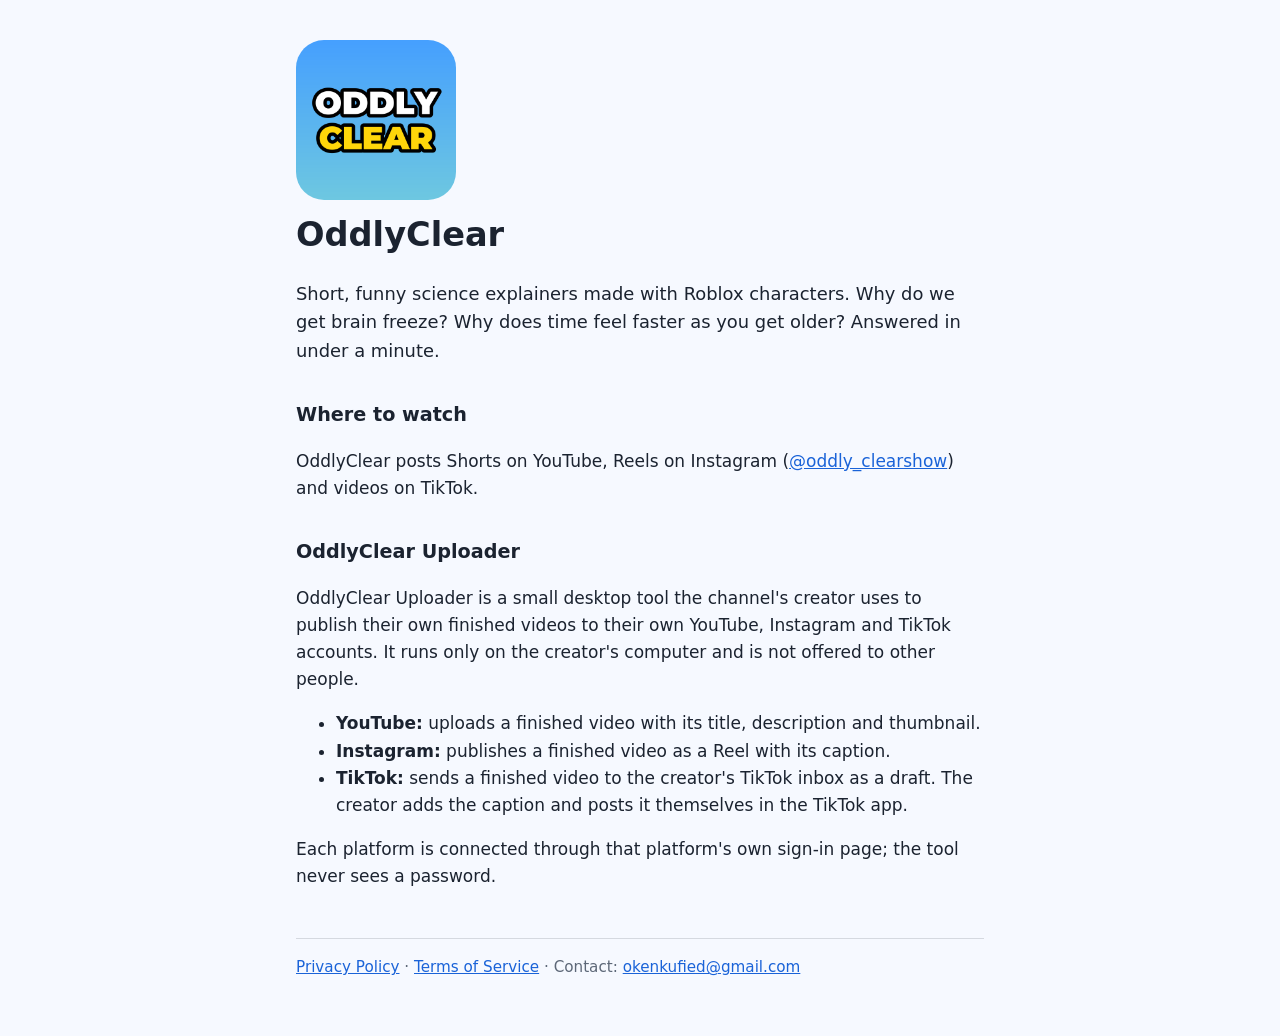
<file: index.html>
<!doctype html>
<html lang="en">
<head>
<meta charset="utf-8">
<meta name="viewport" content="width=device-width, initial-scale=1">
<title>OddlyClear</title>
<link rel="icon" href="icon-1024.png">
<link rel="stylesheet" href="style.css">
</head>
<body>
<main>
  <img class="logo" src="icon-1024.png" alt="OddlyClear logo" width="160" height="160">
  <h1>OddlyClear</h1>
  <p class="lead">Short, funny science explainers made with Roblox characters. Why do we get brain freeze? Why does time
  feel faster as you get older? Answered in under a minute.</p>

  <h2>Where to watch</h2>
  <p>OddlyClear posts Shorts on YouTube, Reels on Instagram (<a href="https://www.instagram.com/oddly_clearshow/">@oddly_clearshow</a>) and videos on TikTok.</p>

  <h2>OddlyClear Uploader</h2>
  <p>OddlyClear Uploader is a small desktop tool the channel's creator uses to publish their own finished videos to their own
  YouTube, Instagram and TikTok accounts. It runs only on the creator's computer and is not offered to other people.</p>
  <ul>
    <li><strong>YouTube:</strong> uploads a finished video with its title, description and thumbnail.</li>
    <li><strong>Instagram:</strong> publishes a finished video as a Reel with its caption.</li>
    <li><strong>TikTok:</strong> sends a finished video to the creator's TikTok inbox as a draft. The creator adds the caption
    and posts it themselves in the TikTok app.</li>
  </ul>
  <p>Each platform is connected through that platform's own sign-in page; the tool never sees a password.</p>

  <footer>
    <a href="privacy.html">Privacy Policy</a> · <a href="terms.html">Terms of Service</a> ·
    Contact: <a href="mailto:okenkufied@gmail.com">okenkufied@gmail.com</a>
  </footer>
</main>
</body>
</html>
</file>
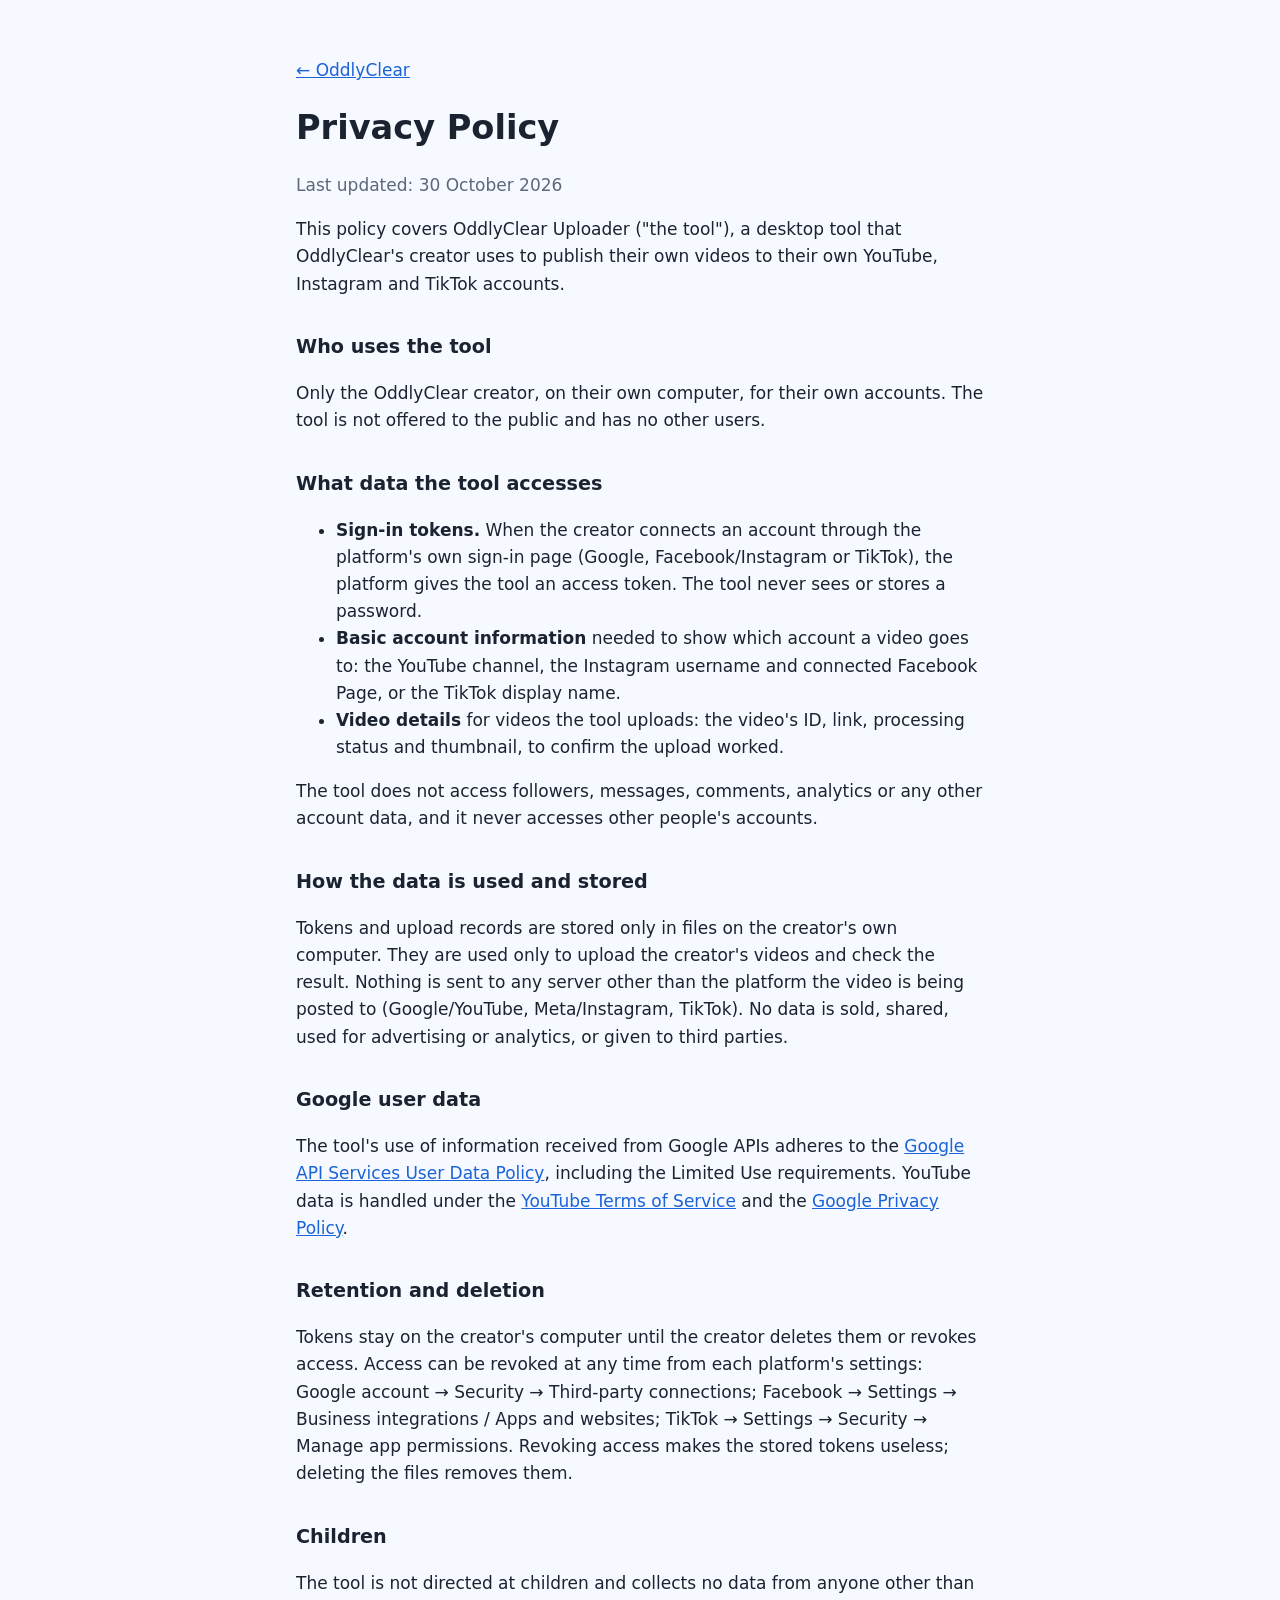
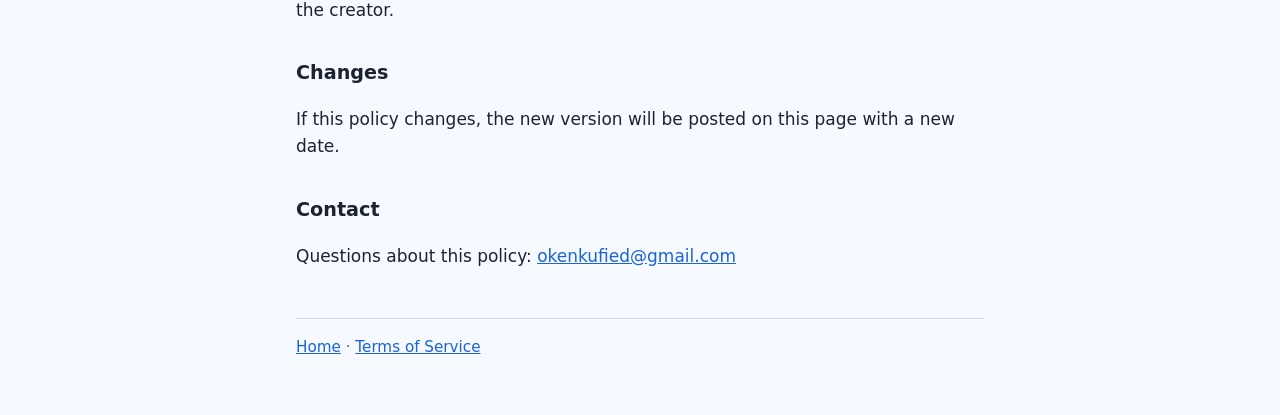
<file: privacy.html>
<!doctype html>
<html lang="en">
<head>
<meta charset="utf-8">
<meta name="viewport" content="width=device-width, initial-scale=1">
<title>Privacy Policy · OddlyClear</title>
<link rel="icon" href="icon-1024.png">
<link rel="stylesheet" href="style.css">
</head>
<body>
<main>
  <p><a href="index.html">← OddlyClear</a></p>
  <h1>Privacy Policy</h1>
  <p class="muted">Last updated: 30 October 2026</p>

  <p>This policy covers OddlyClear Uploader ("the tool"), a desktop tool that OddlyClear's creator uses to publish their own
  videos to their own YouTube, Instagram and TikTok accounts.</p>

  <h2>Who uses the tool</h2>
  <p>Only the OddlyClear creator, on their own computer, for their own accounts. The tool is not offered to the public and
  has no other users.</p>

  <h2>What data the tool accesses</h2>
  <ul>
    <li><strong>Sign-in tokens.</strong> When the creator connects an account through the platform's own sign-in page
    (Google, Facebook/Instagram or TikTok), the platform gives the tool an access token. The tool never sees or stores a
    password.</li>
    <li><strong>Basic account information</strong> needed to show which account a video goes to: the YouTube channel, the
    Instagram username and connected Facebook Page, or the TikTok display name.</li>
    <li><strong>Video details</strong> for videos the tool uploads: the video's ID, link, processing status and thumbnail,
    to confirm the upload worked.</li>
  </ul>
  <p>The tool does not access followers, messages, comments, analytics or any other account data, and it never accesses
  other people's accounts.</p>

  <h2>How the data is used and stored</h2>
  <p>Tokens and upload records are stored only in files on the creator's own computer. They are used only to upload the
  creator's videos and check the result. Nothing is sent to any server other than the platform the video is being
  posted to (Google/YouTube, Meta/Instagram, TikTok). No data is sold, shared, used for advertising or analytics, or
  given to third parties.</p>

  <h2>Google user data</h2>
  <p>The tool's use of information received from Google APIs adheres to the
  <a href="https://developers.google.com/terms/api-services-user-data-policy">Google API Services User Data Policy</a>,
  including the Limited Use requirements. YouTube data is handled under the
  <a href="https://www.youtube.com/t/terms">YouTube Terms of Service</a> and the
  <a href="https://policies.google.com/privacy">Google Privacy Policy</a>.</p>

  <h2>Retention and deletion</h2>
  <p>Tokens stay on the creator's computer until the creator deletes them or revokes access. Access can be revoked at any
  time from each platform's settings: Google account → Security → Third-party connections; Facebook → Settings → Business
  integrations / Apps and websites; TikTok → Settings → Security → Manage app permissions. Revoking access makes the
  stored tokens useless; deleting the files removes them.</p>

  <h2>Children</h2>
  <p>The tool is not directed at children and collects no data from anyone other than the creator.</p>

  <h2>Changes</h2>
  <p>If this policy changes, the new version will be posted on this page with a new date.</p>

  <h2>Contact</h2>
  <p>Questions about this policy: <a href="mailto:okenkufied@gmail.com">okenkufied@gmail.com</a></p>

  <footer><a href="index.html">Home</a> · <a href="terms.html">Terms of Service</a></footer>
</main>
</body>
</html>
</file>
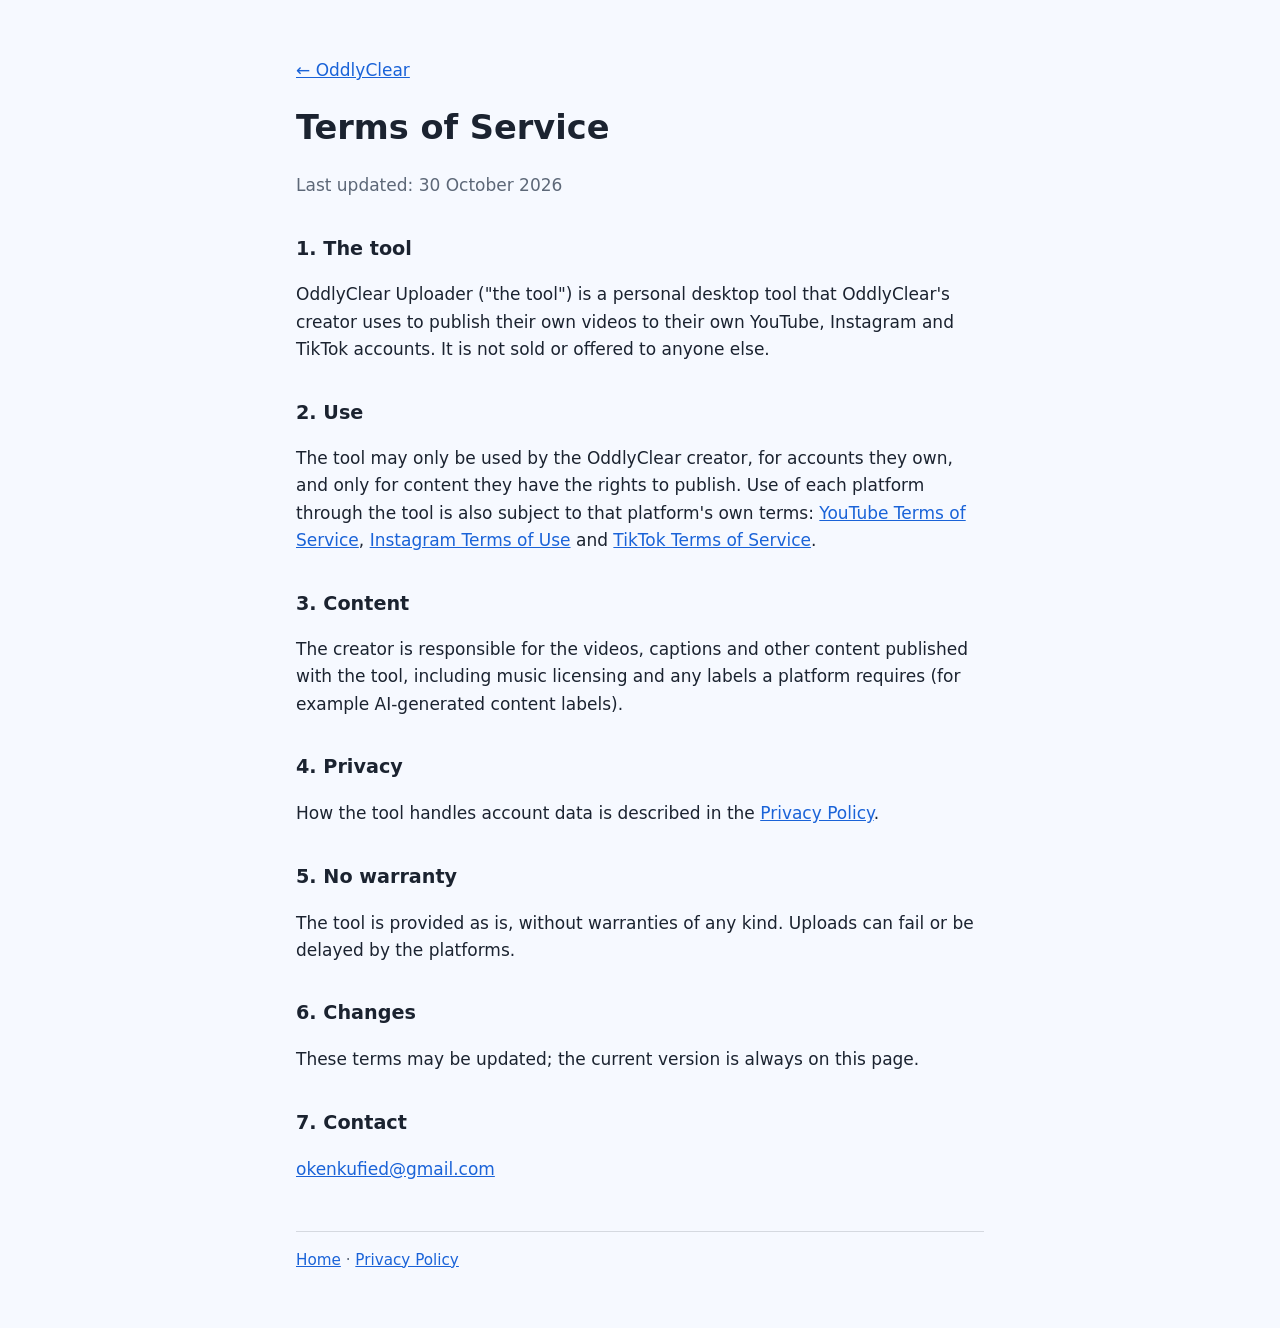
<file: terms.html>
<!doctype html>
<html lang="en">
<head>
<meta charset="utf-8">
<meta name="viewport" content="width=device-width, initial-scale=1">
<title>Terms of Service · OddlyClear</title>
<link rel="icon" href="icon-1024.png">
<link rel="stylesheet" href="style.css">
</head>
<body>
<main>
  <p><a href="index.html">← OddlyClear</a></p>
  <h1>Terms of Service</h1>
  <p class="muted">Last updated: 30 October 2026</p>

  <h2>1. The tool</h2>
  <p>OddlyClear Uploader ("the tool") is a personal desktop tool that OddlyClear's creator uses to publish their own videos
  to their own YouTube, Instagram and TikTok accounts. It is not sold or offered to anyone else.</p>

  <h2>2. Use</h2>
  <p>The tool may only be used by the OddlyClear creator, for accounts they own, and only for content they have the rights
  to publish. Use of each platform through the tool is also subject to that platform's own terms:
  <a href="https://www.youtube.com/t/terms">YouTube Terms of Service</a>,
  <a href="https://help.instagram.com/581066165581870">Instagram Terms of Use</a> and
  <a href="https://www.tiktok.com/legal/page/global/terms-of-service/en">TikTok Terms of Service</a>.</p>

  <h2>3. Content</h2>
  <p>The creator is responsible for the videos, captions and other content published with the tool, including music
  licensing and any labels a platform requires (for example AI-generated content labels).</p>

  <h2>4. Privacy</h2>
  <p>How the tool handles account data is described in the <a href="privacy.html">Privacy Policy</a>.</p>

  <h2>5. No warranty</h2>
  <p>The tool is provided as is, without warranties of any kind. Uploads can fail or be delayed by the platforms.</p>

  <h2>6. Changes</h2>
  <p>These terms may be updated; the current version is always on this page.</p>

  <h2>7. Contact</h2>
  <p><a href="mailto:okenkufied@gmail.com">okenkufied@gmail.com</a></p>

  <footer><a href="index.html">Home</a> · <a href="privacy.html">Privacy Policy</a></footer>
</main>
</body>
</html>
</file>
<file: style.css>
:root { --bg: #f6f9ff; --fg: #1b2330; --muted: #5d6878; --link: #1a63d8; --card: #ffffff; }
@media (prefers-color-scheme: dark) { :root { --bg: #11161f; --fg: #e8edf5; --muted: #9aa5b5; --link: #6ea8ff; --card: #19202c; } }
* { box-sizing: border-box; }
body { margin: 0; background: var(--bg); color: var(--fg); font: 17px/1.6 system-ui, -apple-system, "Segoe UI", sans-serif; }
main { max-width: 720px; margin: 0 auto; padding: 40px 16px 56px; }
.logo { display: block; border-radius: 28px; margin-bottom: 8px; }
h1 { font-size: 2.1rem; margin: 0.2em 0 0.4em; }
h2 { font-size: 1.2rem; margin: 1.8em 0 0.4em; }
.lead { font-size: 1.12rem; }
.muted { color: var(--muted); }
a { color: var(--link); }
footer { margin-top: 48px; padding-top: 16px; border-top: 1px solid color-mix(in srgb, var(--fg) 15%, transparent); color: var(--muted); font-size: 0.95rem; }
</file>
